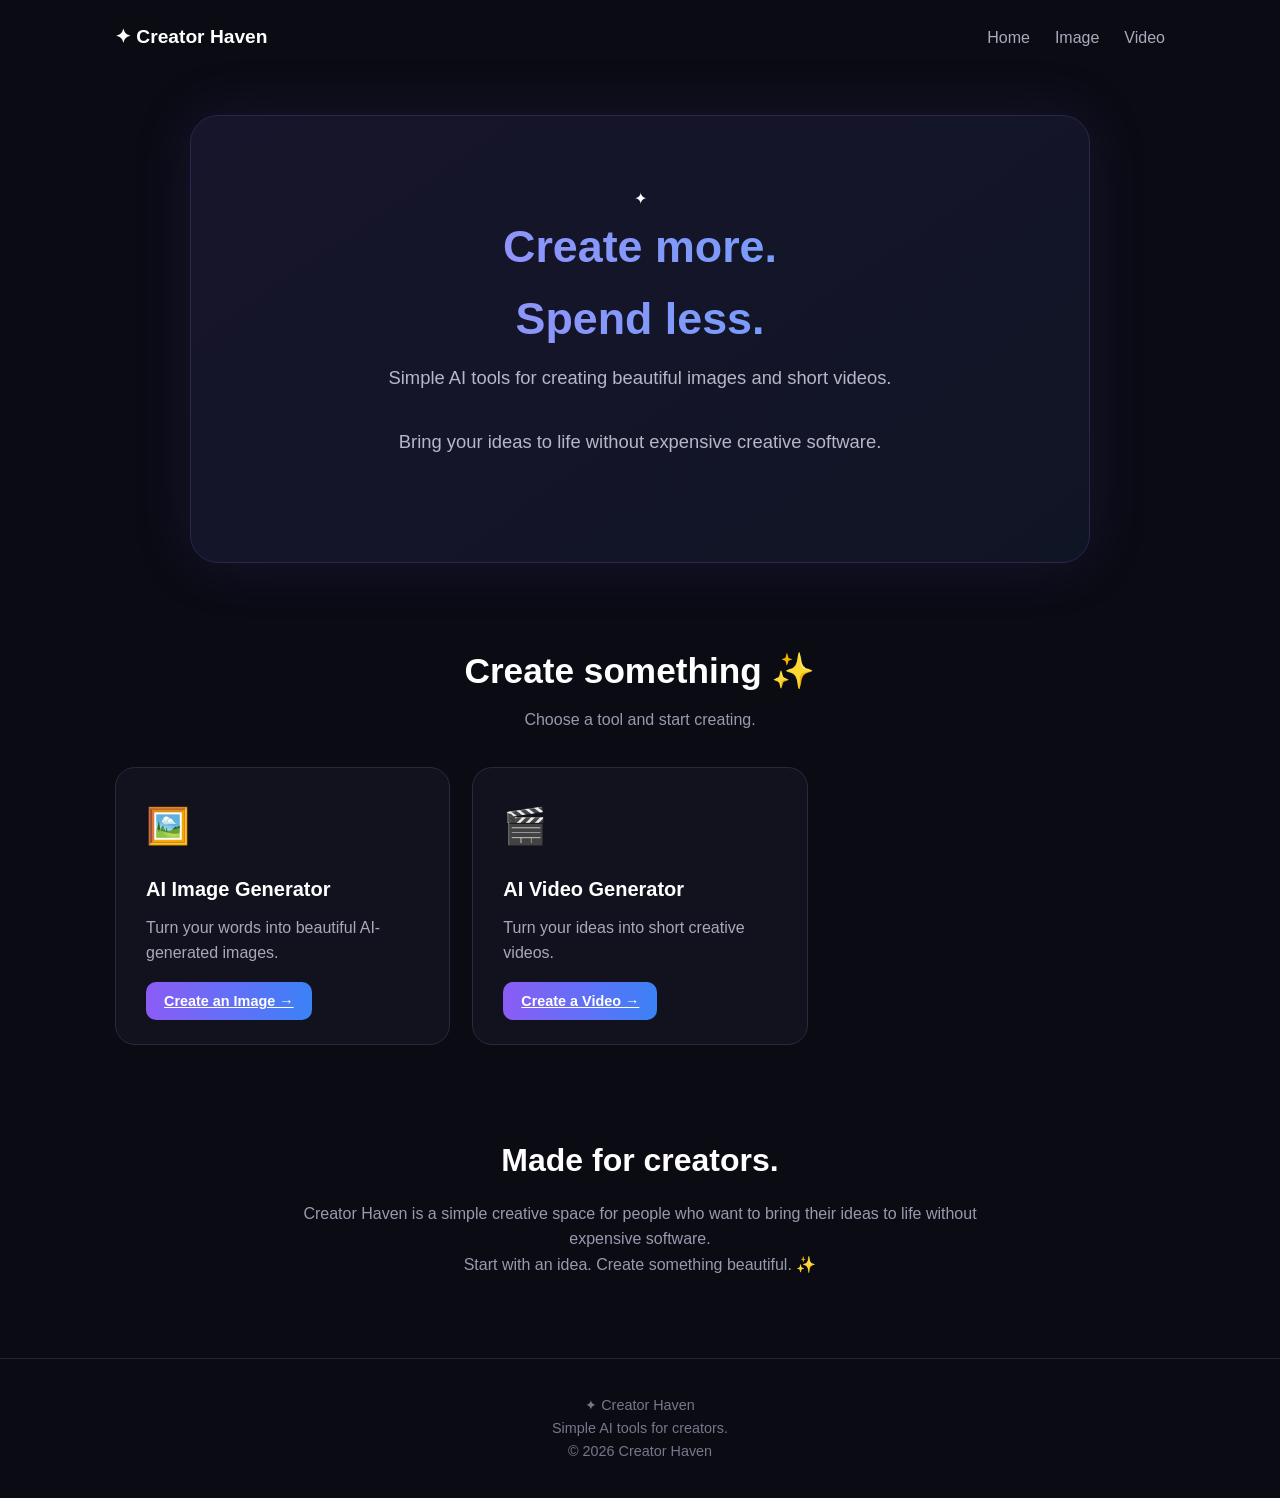
<file: index.html>
<!DOCTYPE html>
<html lang="en">

<head>

    <meta charset="UTF-8">

    <meta name="viewport"
          content="width=device-width, initial-scale=1.0">

    <meta name="description"
          content="Creator Haven - Simple AI tools for creating beautiful images and short videos.">

    <title>Creator Haven · AI Image & Video Generator</title>

    <link rel="stylesheet" href="style.css">

</head>


<body>


    <!-- ======================================
         NAVIGATION
         ====================================== -->

    <nav class="navbar">

        <div class="logo">
            ✦ Creator Haven
        </div>

        <div class="nav-links">

            <a href="index.html">
                Home
            </a>

            <a href="image-generator.html">
                Image
            </a>

            <a href="video-generator.html">
                Video
            </a>

        </div>

    </nav>



    <!-- ======================================
         HERO
         ====================================== -->

    <header class="hero">

        <div class="hero-content">

            <div class="hero-icon">
                ✦
            </div>

            <h1>
                Create more.<br>
                Spend less.
            </h1>

            <p>
                Simple AI tools for creating
                beautiful images and short videos.
            </p>

            <p class="hero-subtext">
                Bring your ideas to life without
                expensive creative software.
            </p>

        </div>

    </header>



    <!-- ======================================
         CREATIVE TOOLS
         ====================================== -->

    <main>

        <section class="tools-section"
                 id="tools">

            <div class="section-heading">

                <h2>
                    Create something ✨
                </h2>

                <p>
                    Choose a tool and start creating.
                </p>

            </div>



            <div class="tool-grid">


                <!-- ==================================
                     AI IMAGE GENERATOR
                     ================================== -->

                <div class="tool-card">

                    <div class="tool-icon">
                        🖼️
                    </div>

                    <h3>
                        AI Image Generator
                    </h3>

                    <p>
                        Turn your words into beautiful
                        AI-generated images.
                    </p>

                    <a
                        href="image-generator.html"
                        class="tool-button">

                        Create an Image →

                    </a>

                </div>



                <!-- ==================================
                     AI VIDEO GENERATOR
                     ================================== -->

                <div class="tool-card">

                    <div class="tool-icon">
                        🎬
                    </div>

                    <h3>
                        AI Video Generator
                    </h3>

                    <p>
                        Turn your ideas into short
                        creative videos.
                    </p>

                    <a
                        href="video-generator.html"
                        class="tool-button">

                        Create a Video →

                    </a>

                </div>


            </div>

        </section>



        <!-- ======================================
             ABOUT
             ====================================== -->

        <section class="about-section">

            <h2>
                Made for creators.
            </h2>

            <p>
                Creator Haven is a simple creative space
                for people who want to bring their ideas
                to life without expensive software.
            </p>

            <p>
                Start with an idea. Create something
                beautiful. ✨
            </p>

        </section>

    </main>



    <!-- ======================================
         FOOTER
         ====================================== -->

    <footer>

        <p>
            ✦ Creator Haven
        </p>

        <p>
            Simple AI tools for creators.
        </p>

        <p>
            © 2026 Creator Haven
        </p>

    </footer>


</body>

</html>
</file>
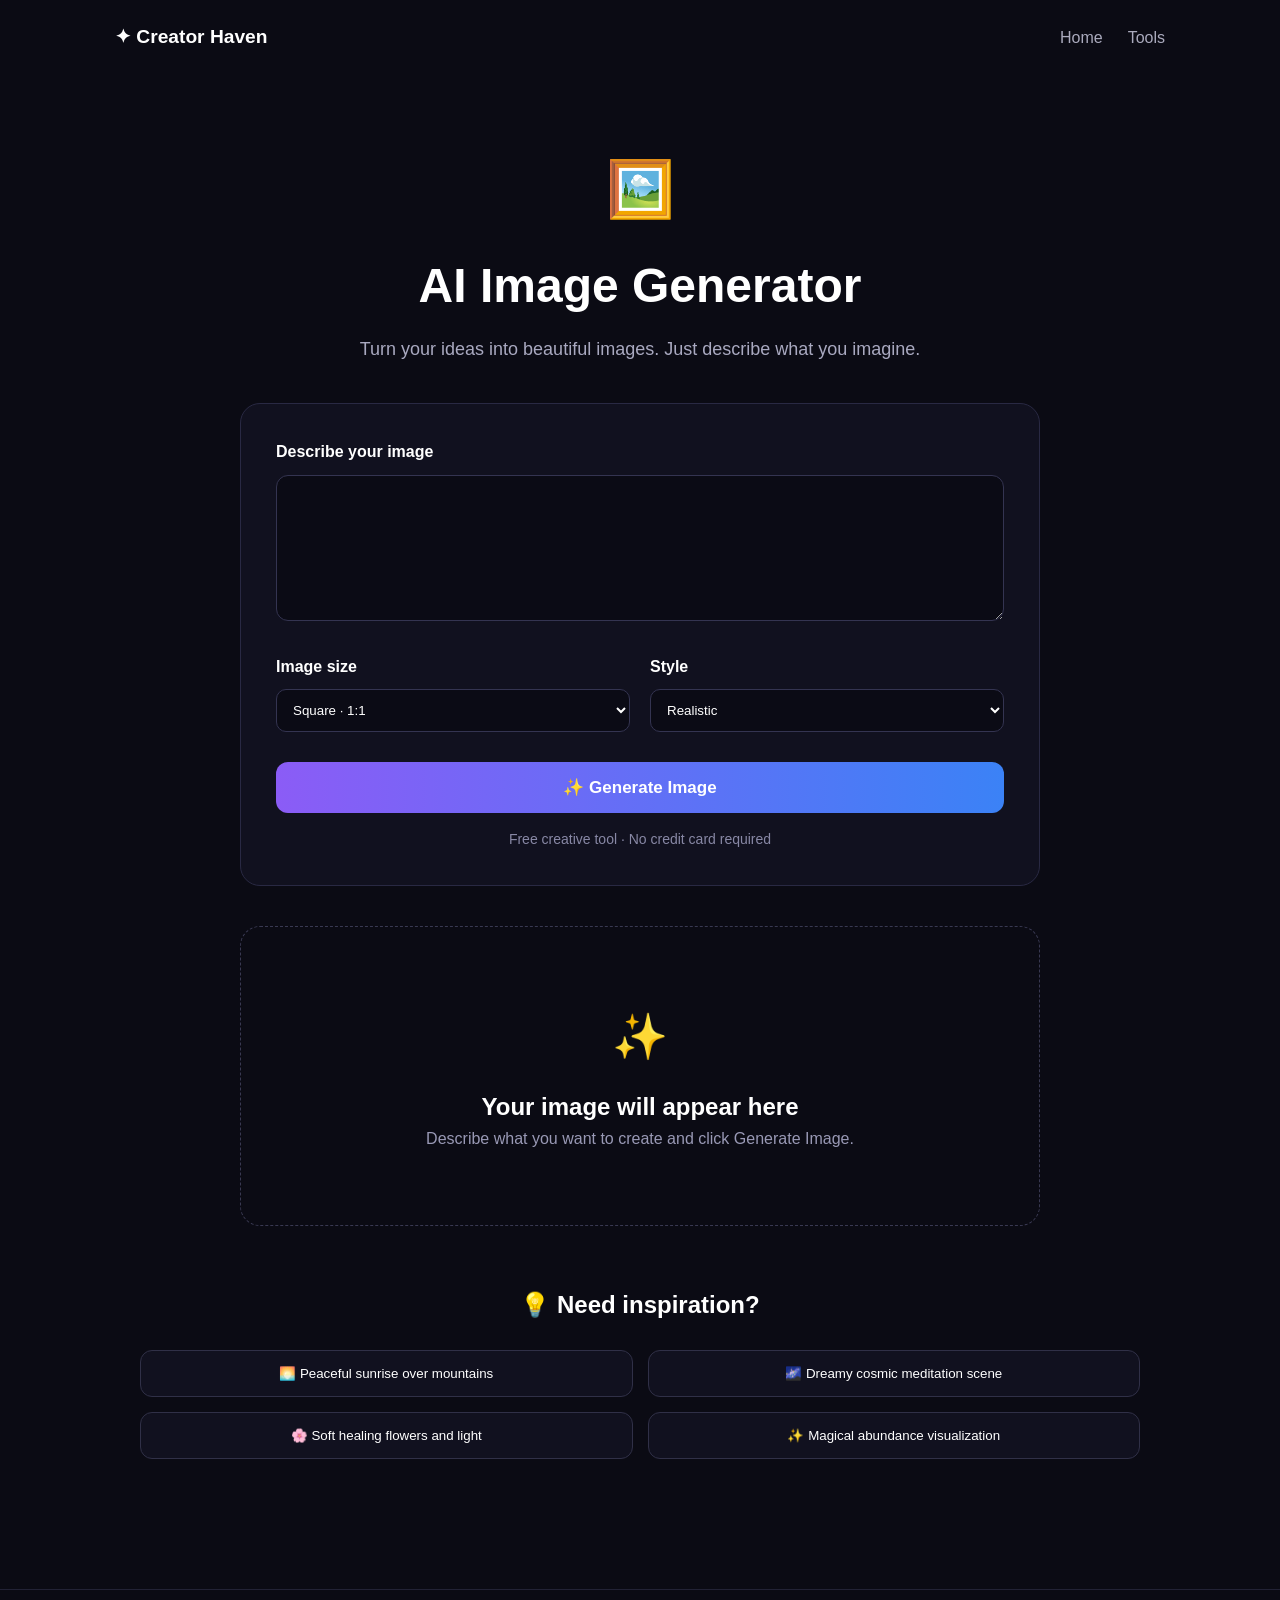
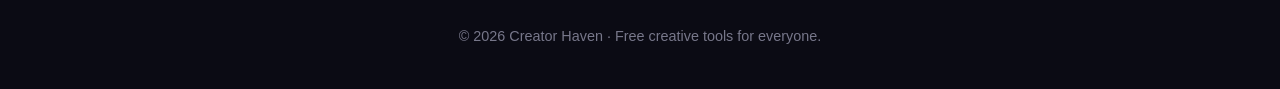
<file: image-generator.html>
<!DOCTYPE html>
<html lang="en">

<head>

    <meta charset="UTF-8">

    <meta name="viewport"
          content="width=device-width, initial-scale=1.0">

    <meta name="description"
          content="Creator Haven free AI image generator">

    <title>AI Image Generator - Creator Haven</title>

    <link rel="stylesheet" href="style.css">

</head>


<body>

    <!-- NAVIGATION -->

    <nav class="navbar">

        <div class="logo">
            ✦ Creator Haven
        </div>

        <div class="nav-links">

            <a href="index.html">
                Home
            </a>

            <a href="index.html#tools">
                Tools
            </a>

        </div>

    </nav>


    <!-- IMAGE GENERATOR -->

    <main class="generator-page">

        <div class="generator-header">

            <div class="generator-icon">
                🖼️
            </div>

            <h1>
                AI Image Generator
            </h1>

            <p>
                Turn your ideas into beautiful images.
                Just describe what you imagine.
            </p>

        </div>


        <!-- GENERATOR BOX -->

        <section class="generator-box">

            <label for="prompt">
                Describe your image
            </label>

            <textarea
                id="prompt"
                placeholder="Example: A peaceful mountain lake at sunrise, soft golden light, dreamy atmosphere..."
                rows="6">
            </textarea>


            <div class="generator-options">

                <div class="option-group">

                    <label for="size">
                        Image size
                    </label>

                    <select id="size">

                        <option value="square">
                            Square · 1:1
                        </option>

                        <option value="portrait">
                            Portrait · 2:3
                        </option>

                        <option value="landscape">
                            Landscape · 16:9
                        </option>

                    </select>

                </div>


                <div class="option-group">

                    <label for="style">
                        Style
                    </label>

                    <select id="style">

    <option value="realistic">
        Realistic
    </option>

    <option value="photorealistic">
        Photorealistic
    </option>

    <option value="cinematic">
        Cinematic
    </option>

    <option value="digital-art">
        Digital Art
    </option>

    <option value="oil-painting">
        Oil Painting
    </option>

    <option value="watercolor">
        Watercolor
    </option>

    <option value="acrylic-painting">
        Acrylic Painting
    </option>

    <option value="pencil-sketch">
        Pencil Sketch
    </option>

    <option value="anime">
        Anime
    </option>

    <option value="dreamy">
        Dreamy
    </option>

    <option value="minimal">
        Minimal
    </option>

</select>

                </div>

            </div>


            <button
                class="generate-button"
                id="generateButton">

                ✨ Generate Image

            </button>


            <p class="generator-note">
                Free creative tool · No credit card required
            </p>

        </section>


        <!-- RESULT AREA -->

        <section
            class="result-area"
            id="resultArea">

            <div class="result-placeholder">

                <div class="result-icon">
                    ✨
                </div>

                <h2>
                    Your image will appear here
                </h2>

                <p>
                    Describe what you want to create
                    and click Generate Image.
                </p>

            </div>

        </section>


        <!-- TIPS -->

        <section class="prompt-tips">

            <h2>
                💡 Need inspiration?
            </h2>

            <div class="tip-grid">

                <button>
                    🌅 Peaceful sunrise over mountains
                </button>

                <button>
                    🌌 Dreamy cosmic meditation scene
                </button>

                <button>
                    🌸 Soft healing flowers and light
                </button>

                <button>
                    ✨ Magical abundance visualization
                </button>

            </div>

        </section>

    </main>


    <footer>

        <p>
            © 2026 Creator Haven · Free creative tools for everyone.
        </p>

    </footer>

<script src="image-generator.js"></script>
</body>

</html>
</file>
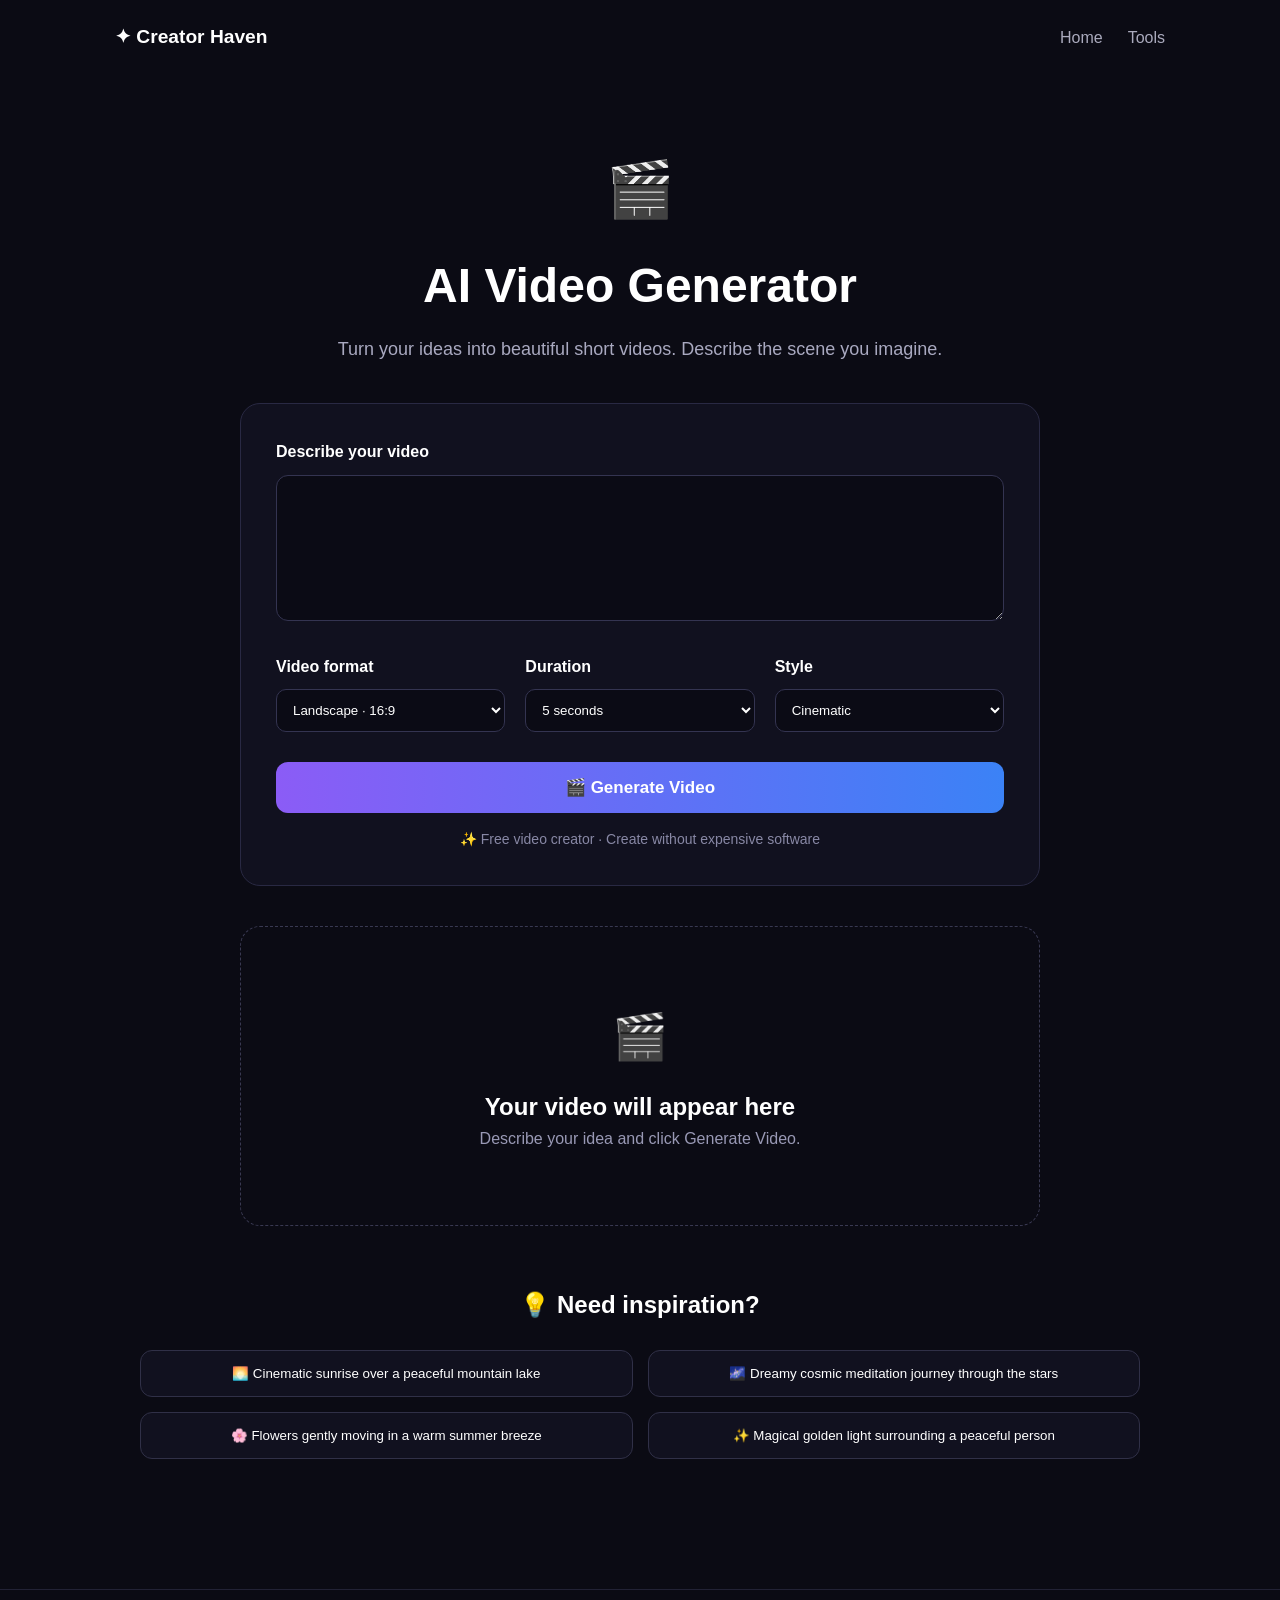
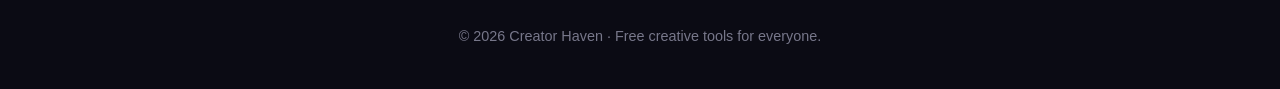
<file: video-generator.html>
<!DOCTYPE html>
<html lang="en">

<head>

    <meta charset="UTF-8">

    <meta name="viewport"
          content="width=device-width, initial-scale=1.0">

    <meta name="description"
          content="Creator Haven free AI video generator">

    <title>AI Video Generator - Creator Haven</title>

    <link rel="stylesheet" href="style.css">

</head>


<body>

    <!-- NAVIGATION -->

    <nav class="navbar">

        <div class="logo">
            ✦ Creator Haven
        </div>

        <div class="nav-links">

            <a href="index.html">
                Home
            </a>

            <a href="index.html#tools">
                Tools
            </a>

        </div>

    </nav>


    <!-- VIDEO GENERATOR -->

    <main class="generator-page">

        <div class="generator-header">

            <div class="generator-icon">
                🎬
            </div>

            <h1>
                AI Video Generator
            </h1>

            <p>
                Turn your ideas into beautiful short videos.
                Describe the scene you imagine.
            </p>

        </div>


        <!-- GENERATOR BOX -->

        <section class="generator-box">

            <label for="videoPrompt">
                Describe your video
            </label>

            <textarea
                id="videoPrompt"
                placeholder="Example: A peaceful mountain lake at sunrise, gentle mist floating over the water, cinematic camera movement..."
                rows="6">
            </textarea>


            <!-- OPTIONS -->

            <div class="generator-options">


                <!-- FORMAT -->

                <div class="option-group">

                    <label for="videoSize">
                        Video format
                    </label>

                    <select id="videoSize">

                        <option value="landscape">
                            Landscape · 16:9
                        </option>

                        <option value="portrait">
                            Portrait · 9:16
                        </option>

                        <option value="square">
                            Square · 1:1
                        </option>

                    </select>

                </div>


                <!-- DURATION -->

                <div class="option-group">

                    <label for="duration">
                        Duration
                    </label>

                    <select id="duration">

                        <option value="5">
                            5 seconds
                        </option>

                        <option value="10">
                            10 seconds
                        </option>

                    </select>

                </div>


                <!-- STYLE -->

                <div class="option-group">

                    <label for="videoStyle">
                        Style
                    </label>

                    <select id="videoStyle">

                        <option value="cinematic">
                            Cinematic
                        </option>

                        <option value="realistic">
                            Realistic
                        </option>

                        <option value="dreamy">
                            Dreamy
                        </option>

                        <option value="digital-art">
                            Digital Art
                        </option>

                        <option value="anime">
                            Anime
                        </option>

                        <option value="minimal">
                            Minimal
                        </option>

                    </select>

                </div>

            </div>


            <!-- GENERATE BUTTON -->

            <button
                class="generate-button"
                id="generateVideoButton">

                🎬 Generate Video

            </button>


           <p class="generator-note">
    ✨ Free video creator · Create without expensive software
</p>

        </section>


        <!-- RESULT AREA -->

        <section
            class="result-area"
            id="videoResultArea">

            <div class="result-placeholder">

                <div class="result-icon">
                    🎬
                </div>

                <h2>
                    Your video will appear here
                </h2>

                <p>
                    Describe your idea and click
                    Generate Video.
                </p>

            </div>

        </section>


        <!-- VIDEO INSPIRATION -->

        <section class="prompt-tips">

            <h2>
                💡 Need inspiration?
            </h2>

            <div class="tip-grid">

                <button>
                    🌅 Cinematic sunrise over a peaceful mountain lake
                </button>

                <button>
                    🌌 Dreamy cosmic meditation journey through the stars
                </button>

                <button>
                    🌸 Flowers gently moving in a warm summer breeze
                </button>

                <button>
                    ✨ Magical golden light surrounding a peaceful person
                </button>

            </div>

        </section>

    </main>


        <footer>

    <p>
        © 2026 Creator Haven · Free creative tools for everyone.
    </p>

</footer>

    <script src="video-generator.js"></script>

</body>

</html>
</file>
<file: style.css>
/* ========================================
   CREATOR HAVEN
   Homepage Styles
   ======================================== */

* {
    margin: 0;
    padding: 0;
    box-sizing: border-box;
}

html {
    scroll-behavior: smooth;
}

body {
    font-family: Arial, Helvetica, sans-serif;
    background: #0b0b14;
    color: #ffffff;
    min-height: 100vh;
    line-height: 1.6;
}

/* ========================================
   HEADER
   ======================================== */

header {
    text-align: center;
    padding: 60px 20px 30px;
}

header h1 {
    font-size: 2.8rem;
    margin-bottom: 8px;
    background: linear-gradient(90deg, #a78bfa, #60a5fa);
    -webkit-background-clip: text;
    -webkit-text-fill-color: transparent;
}

header p {
    color: #aaaabd;
    font-size: 1.1rem;
}

/* ========================================
   HERO SECTION
   ======================================== */

.hero {
    max-width: 900px;
    margin: 40px auto 80px;
    padding: 70px 30px;
    text-align: center;
    border-radius: 28px;
    background: linear-gradient(
        145deg,
        #17152b,
        #101525
    );
    border: 1px solid #292750;
    box-shadow: 0 0 60px rgba(100, 80, 200, 0.15);
}

.hero h2 {
    font-size: 3rem;
    line-height: 1.15;
    margin-bottom: 25px;
}

.hero p {
    max-width: 650px;
    margin: 0 auto 35px;
    color: #b7b7c9;
    font-size: 1.15rem;
}

/* ========================================
   BUTTON
   ======================================== */

.hero button {
    border: none;
    padding: 15px 32px;
    border-radius: 999px;
    font-size: 1rem;
    font-weight: bold;
    color: white;
    cursor: pointer;
    background: linear-gradient(90deg, #8b5cf6, #3b82f6);
    box-shadow: 0 10px 30px rgba(91, 78, 220, 0.35);
    transition: transform 0.2s ease,
                box-shadow 0.2s ease;
}

.hero button:hover {
    transform: translateY(-3px);
    box-shadow: 0 15px 35px rgba(91, 78, 220, 0.5);
}

/* ========================================
   FEATURE CARDS
   ======================================== */

.features {
    max-width: 1100px;
    margin: 0 auto 80px;
    padding: 0 25px;
    display: grid;
    grid-template-columns: repeat(2, 1fr);
    gap: 22px;
}

.card {
    padding: 30px;
    border-radius: 20px;
    background: #12121f;
    border: 1px solid #29293d;
    transition: transform 0.25s ease,
                border-color 0.25s ease,
                box-shadow 0.25s ease;
}

.card:hover {
    transform: translateY(-5px);
    border-color: #6d5bd0;
    box-shadow: 0 15px 40px rgba(80, 70, 180, 0.15);
}

.card h3 {
    font-size: 1.25rem;
    margin-bottom: 10px;
}

.card p {
    color: #a8a8ba;
}

/* ========================================
   FOOTER
   ======================================== */

footer {
    text-align: center;
    padding: 35px 20px;
    border-top: 1px solid #222235;
    color: #77778a;
    font-size: 0.9rem;
}

/* ========================================
   MOBILE RESPONSIVE
   ======================================== */

@media (max-width: 700px) {

    header {
        padding-top: 40px;
    }

    header h1 {
        font-size: 2.2rem;
    }

    .hero {
        margin: 25px 15px 60px;
        padding: 50px 20px;
    }

    .hero h2 {
        font-size: 2.1rem;
    }

    .hero p {
        font-size: 1rem;
    }

    .features {
        grid-template-columns: 1fr;
        padding: 0 15px;
    }
}
/* ========================================
   NAVIGATION
   ======================================== */

.navbar {
    max-width: 1100px;
    margin: 0 auto;
    padding: 22px 25px;

    display: flex;
    justify-content: space-between;
    align-items: center;
}

.logo {
    font-size: 1.2rem;
    font-weight: bold;
}

.nav-links {
    display: flex;
    gap: 25px;
}

.nav-links a {
    color: #aaaabd;
    text-decoration: none;
    transition: color 0.2s ease;
}

.nav-links a:hover {
    color: #ffffff;
}


/* ========================================
   TOOLS SECTION
   ======================================== */

.tools-section {
    max-width: 1100px;
    margin: 0 auto 90px;
    padding: 0 25px;
}

.section-heading {
    text-align: center;
    margin-bottom: 35px;
}

.section-heading h2 {
    font-size: 2.2rem;
    margin-bottom: 8px;
}

.section-heading p {
    color: #9999ad;
}


/* ========================================
   TOOL GRID
   ======================================== */

.tool-grid {
    display: grid;

    grid-template-columns:
        repeat(3, 1fr);

    gap: 22px;
}


/* ========================================
   TOOL CARDS
   ======================================== */

.tool-card {
    padding: 30px;

    background: #12121f;

    border: 1px solid #29293d;

    border-radius: 20px;

    transition:
        transform 0.25s ease,
        border-color 0.25s ease,
        box-shadow 0.25s ease;
}

.tool-card:hover {
    transform: translateY(-6px);

    border-color: #6d5bd0;

    box-shadow:
        0 15px 40px
        rgba(80, 70, 180, 0.18);
}

.tool-icon {
    font-size: 2.2rem;
    margin-bottom: 18px;
}

.tool-card h3 {
    font-size: 1.25rem;
    margin-bottom: 10px;
}

.tool-card p {
    color: #a8a8ba;
    margin-bottom: 22px;
}


/* ========================================
   TOOL BUTTON
   ======================================== */

.tool-button {
    border: none;

    padding: 11px 18px;

    border-radius: 10px;

    font-size: 0.9rem;

    font-weight: bold;

    color: white;

    cursor: pointer;

    background: linear-gradient(
        90deg,
        #8b5cf6,
        #3b82f6
    );

    transition:
        transform 0.2s ease,
        box-shadow 0.2s ease;
}

.tool-button:hover {
    transform: translateY(-2px);

    box-shadow:
        0 8px 20px
        rgba(91, 78, 220, 0.35);
}


/* ========================================
   PROMPT SECTION
   ======================================== */

.prompt-section {
    max-width: 850px;

    margin: 0 auto 80px;

    padding: 55px 30px;

    text-align: center;

    border-radius: 25px;

    background:
        linear-gradient(
            145deg,
            #17152b,
            #101525
        );

    border: 1px solid #292750;
}

.prompt-section h2 {
    font-size: 2rem;

    margin-bottom: 12px;
}

.prompt-section p {
    color: #aaaabd;

    max-width: 600px;

    margin: 0 auto 25px;
}


/* ========================================
   ABOUT SECTION
   ======================================== */

.about-section {
    max-width: 750px;

    margin: 0 auto 80px;

    padding: 0 25px;

    text-align: center;
}

.about-section h2 {
    font-size: 2rem;

    margin-bottom: 15px;
}

.about-section p {
    color: #9999ad;
}


/* ========================================
   MOBILE TOOLS
   ======================================== */

@media (max-width: 800px) {

    .tool-grid {
        grid-template-columns: 1fr;
    }

    .navbar {
        flex-direction: column;
        gap: 15px;
    }

}


@media (max-width: 500px) {

    .nav-links {
        gap: 15px;

        font-size: 0.9rem;
    }

    .tools-section {
        padding: 0 15px;
    }

    .tool-card {
        padding: 25px;
    }

}
/* =================================
   IMAGE GENERATOR PAGE
================================= */

.generator-page {
    max-width: 1100px;
    margin: 0 auto;
    padding: 70px 24px;
}

.generator-header {
    text-align: center;
    margin-bottom: 40px;
}

.generator-icon {
    font-size: 55px;
    margin-bottom: 15px;
}

.generator-header h1 {
    font-size: 48px;
    margin: 10px 0;
}

.generator-header p {
    color: #a9a9c0;
    font-size: 18px;
}


/* Generator box */

.generator-box {
    max-width: 800px;
    margin: 0 auto;
    padding: 35px;
    border: 1px solid #292943;
    border-radius: 20px;
    background: #11111f;
}

.generator-box label {
    display: block;
    margin-bottom: 10px;
    font-weight: 600;
}

.generator-box textarea {
    width: 100%;
    box-sizing: border-box;
    padding: 18px;
    border-radius: 12px;
    border: 1px solid #343451;
    background: #0b0b15;
    color: white;
    font-size: 16px;
    resize: vertical;
}

.generator-options {
    display: flex;
    gap: 20px;
    margin-top: 25px;
}

.option-group {
    flex: 1;
}

.option-group select {
    width: 100%;
    padding: 12px;
    border-radius: 10px;
    border: 1px solid #343451;
    background: #0b0b15;
    color: white;
}


/* Generate button */

.generate-button {
    width: 100%;
    margin-top: 30px;
    padding: 15px;
    border: none;
    border-radius: 12px;
    background: linear-gradient(90deg, #8b5cf6, #3b82f6);
    color: white;
    font-size: 17px;
    font-weight: bold;
    cursor: pointer;
}

.generate-button:hover {
    opacity: 0.9;
}

.generator-note {
    text-align: center;
    color: #8888a5;
    font-size: 14px;
    margin-top: 15px;
}


/* Result area */

.result-area {
    max-width: 800px;
    min-height: 300px;
    margin: 40px auto;
    border: 1px dashed #393952;
    border-radius: 20px;
    display: flex;
    align-items: center;
    justify-content: center;
    text-align: center;
}

.result-placeholder {
    padding: 40px;
}

.result-icon {
    font-size: 45px;
}

.result-placeholder h2 {
    margin-top: 15px;
}

.result-placeholder p {
    color: #9999b5;
}


/* Prompt tips */

.prompt-tips {
    max-width: 1000px;
    margin: 60px auto;
}

.prompt-tips h2 {
    text-align: center;
    margin-bottom: 25px;
}

.tip-grid {
    display: grid;
    grid-template-columns: repeat(2, 1fr);
    gap: 15px;
}

.tip-grid button {
    padding: 15px;
    border-radius: 12px;
    border: 1px solid #303047;
    background: #11111f;
    color: white;
    cursor: pointer;
}

.tip-grid button:hover {
    border-color: #8b5cf6;
}


/* Mobile */

@media (max-width: 700px) {

    .generator-header h1 {
        font-size: 36px;
    }

    .generator-options {
        flex-direction: column;
    }

    .tip-grid {
        grid-template-columns: 1fr;
    }

    .generator-box {
        padding: 22px;
    }

}
</file>
